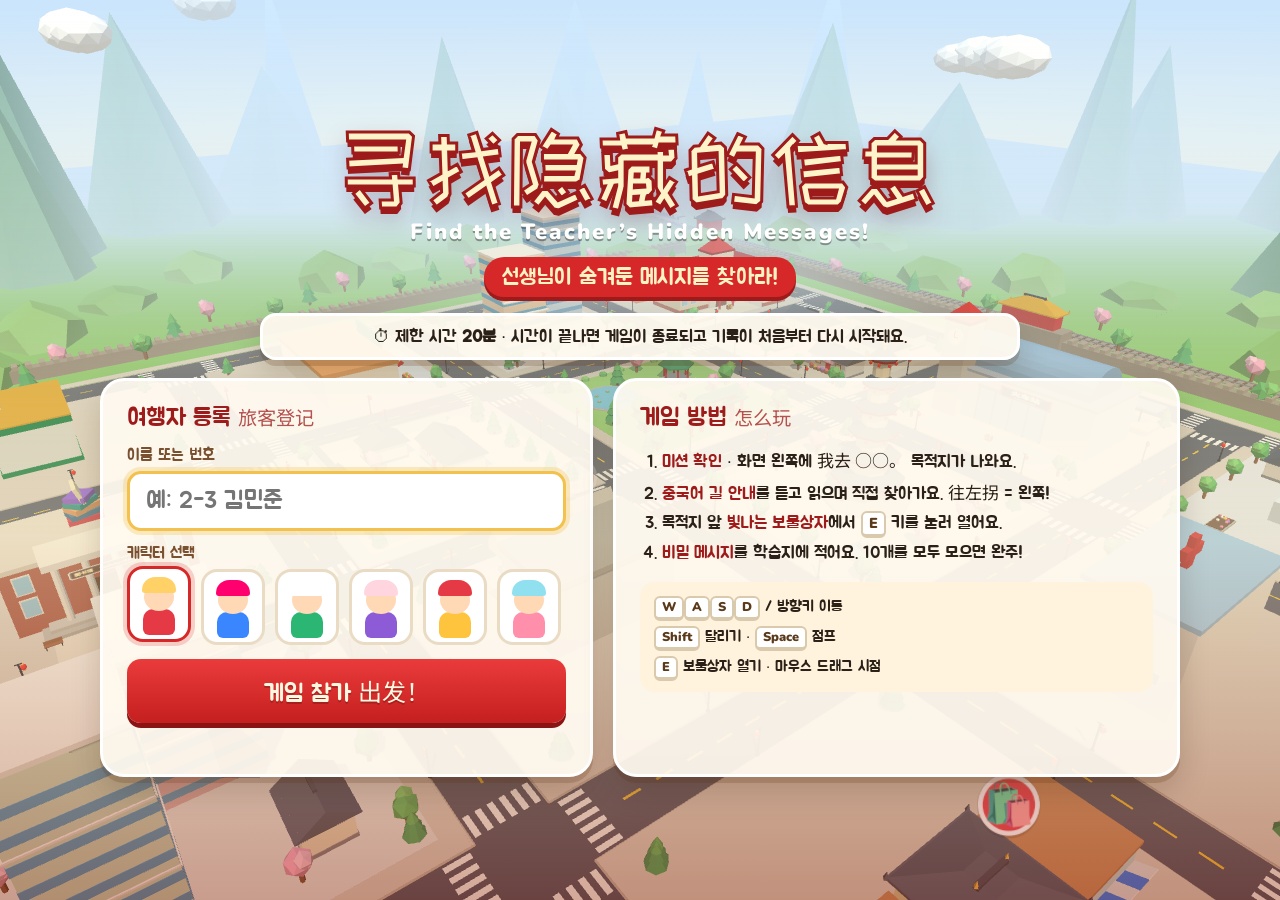
<file: index.html>
<!doctype html>
<html lang="ko">
<head>
<meta charset="utf-8">
<meta name="viewport" content="width=device-width, initial-scale=1, maximum-scale=1, user-scalable=no, viewport-fit=cover">
<meta name="mobile-web-app-capable" content="yes">
<meta name="apple-mobile-web-app-capable" content="yes">
<meta name="theme-color" content="#d62828">
<title>寻找隐藏的信息 · 선생님이 숨겨둔 메시지를 찾아라!</title>
<link rel="icon" href="data:image/svg+xml,<svg xmlns='http://www.w3.org/2000/svg' viewBox='0 0 100 100'><text y='.9em' font-size='90'>🏮</text></svg>">
<link rel="preconnect" href="https://fonts.googleapis.com">
<link rel="preconnect" href="https://fonts.gstatic.com" crossorigin>
<link href="https://fonts.googleapis.com/css2?family=Jua&family=Noto+Sans+SC:wght@500;700;900&family=ZCOOL+KuaiLe&family=Nunito:wght@700;900&display=swap" rel="stylesheet">
<link rel="preload" href="fonts/asia-pinyin.woff" as="font" type="font/woff" crossorigin>
<link rel="stylesheet" href="css/game.css">
<script type="importmap">{ "imports": { "three": "./vendor/three.module.min.js" } }</script>
</head>
<body>
<canvas id="scene"></canvas>

<!-- 로딩 -->
<div id="loading" class="screen">
  <div class="load-box">
    <div class="lantern-ico">🏮</div>
    <div class="load-title zh">寻找隐藏的信息</div>
    <div class="load-bar"><i id="load-fill"></i></div>
    <div id="load-msg" class="load-msg">도시를 짓는 중…</div>
  </div>
</div>

<!-- 오류 -->
<div id="fatal" class="screen hidden">
  <div class="card center-card">
    <div class="big-emoji">😵</div>
    <h2>앗, 문제가 생겼어요</h2>
    <p id="fatal-msg"></p>
    <button class="btn primary" onclick="location.reload()">다시 시도</button>
  </div>
</div>

<!-- 로비 -->
<div id="lobby" class="screen hidden">
  <div class="lobby-wrap">
    <div class="lobby-title">
      <div class="title-zh zh" id="lobby-title">寻找隐藏的信息</div>
      <div class="title-en">Find the Teacher’s Hidden Messages!</div>
      <div class="title-ko" id="lobby-subtitle">선생님이 숨겨둔 메시지를 찾아라!</div>
    </div>
    <div id="lobby-mode" class="lobby-mode hidden"></div>
    <div class="lobby-cards">
      <div class="card join-card">
        <h3>여행자 등록 <span class="zh small">旅客登记</span></h3>
        <label class="field-label" for="name-input">이름 또는 번호</label>
        <input id="name-input" maxlength="20" placeholder="예: 2-3 김민준" autocomplete="off">
        <label class="field-label">캐릭터 선택</label>
        <div id="outfits" class="outfits"></div>
        <button id="join-btn" class="btn primary big">게임 참가 <span class="zh">出发！</span></button>
        <div id="join-msg" class="join-msg"></div>
        <div id="welcome-back" class="welcome-back hidden"></div>
      </div>
      <div class="card howto-card">
        <h3>게임 방법 <span class="zh small">怎么玩</span></h3>
        <ol class="howto">
          <li><b>미션 확인</b> · 화면 왼쪽에 <span class="zh">我去 ○○。</span> 목적지가 나와요.</li>
          <li><b>중국어 길 안내</b>를 듣고 읽으며 직접 찾아가요. <span class="zh">往左拐</span> = 왼쪽!</li>
          <li>목적지 앞 <b>빛나는 보물상자</b>에서 <kbd>E</kbd> 키를 눌러 열어요.</li>
          <li><b>비밀 메시지</b>를 학습지에 적어요. 10개를 모두 모으면 완주!</li>
        </ol>
        <div class="keys only-desk">
          <div><kbd>W</kbd><kbd>A</kbd><kbd>S</kbd><kbd>D</kbd> / 방향키 이동</div>
          <div><kbd>Shift</kbd> 달리기 · <kbd>Space</kbd> 점프</div>
          <div><kbd>E</kbd> 보물상자 열기 · 마우스 드래그 시점</div>
        </div>
        <div class="keys only-touch">
          <div>🕹️ 왼쪽 아래 <b>조이스틱</b>으로 이동 (끝까지 밀면 달리기)</div>
          <div>👆 <b>점프</b> · <b>열기</b> 버튼 · 화면을 밀어서 시점 돌리기</div>
          <div>🤏 두 손가락으로 확대 · 축소 · 📱 가로 화면 추천</div>
        </div>
      </div>
    </div>
  </div>
</div>

<!-- 게임 HUD -->
<div id="hud" class="hidden">
  <div id="topbar">
    <div class="tb-title zh" id="hud-title">寻找隐藏的信息</div>
    <div class="tb-item"><span class="tb-label" id="hud-time-label">남은 시간</span><span id="hud-time" class="tb-val">--:--</span></div>
    <div class="tb-item"><span class="tb-label">비밀 메시지</span><span class="tb-val"><b id="hud-count">0</b>/10</span></div>
    <div class="tb-item mission-mini"><span class="tb-label">현재 미션</span><span id="hud-mission" class="tb-val zh">—</span></div>
    <div class="tb-btns">
      <button id="btn-collect" class="icon-btn only-compact" title="모은 메시지 보기">📜</button>
      <button id="btn-korean" class="icon-btn hidden" title="한국어 뜻 보기" aria-hidden="true" tabindex="-1">한</button>
      <button id="btn-settings" class="icon-btn" title="설정">⚙️</button>
    </div>
  </div>

  <div id="left">
    <div class="panel mission-card">
      <div class="mc-q"><span class="zh">你去哪儿？</span></div>
      <div class="mc-a">
        <span class="zh mc-wo">我去</span>
        <span id="mc-dest" class="zh mc-dest">—</span>
        <span class="zh mc-wo">。</span>
      </div>
      <div id="mc-py" class="pinyin">—</div>
      <div id="mc-ko" class="ko-line">—</div>
      <div class="mc-btns">
        <button id="btn-skip" class="btn small ghost hidden" aria-hidden="true" tabindex="-1">다른 목적지 ↻</button>
      </div>
    </div>
    <div class="panel guide-card">
      <div class="gc-head"><span class="gc-label">🧭 길 안내 <span class="zh small">指路</span></span><span id="gc-speaking" class="speaking"><i></i><i></i><i></i></span></div>
      <div id="gc-zh" class="zh gc-zh">欢迎来到中国城市！</div>
      <div id="gc-py" class="pinyin">Huānyíng láidào Zhōngguó chéngshì!</div>
      <div id="gc-ko" class="ko-line">중국 도시에 온 것을 환영합니다!</div>
      <div class="gc-btns">
        <button id="btn-replay" class="btn small">🔊 다시 듣기 <span class="zh">再听一遍</span></button>
      </div>
      <div id="gc-log" class="gc-log"></div>
    </div>
  </div>

  <div id="right">
    <div class="panel collect-card">
      <div class="cc-head zh">秘密消息收集情况</div>
      <div class="cc-progress"><i id="cc-fill"></i><span id="cc-pct">0%</span></div>
      <ol id="cc-list" class="cc-list"></ol>
      <div id="cc-approved" class="approved hidden">✅ 학습지 제출 승인 완료</div>
    </div>
  </div>

  <div id="bottom">
    <div class="ctl-hint"><kbd>WASD</kbd> 이동 · <kbd>Shift</kbd> 달리기 · <kbd>Space</kbd> 점프 · <kbd>E</kbd> 열기 · 🖱 드래그 시점 · 휠 줌</div>
    <div id="status" class="status">🚶 탐험 중</div>
  </div>

  <div id="touch-ctl" class="only-touch">
    <div id="joy" class="joy"><div id="joy-knob" class="joy-knob"></div></div>
    <button id="t-jump" class="t-btn jump">점프<small>跳</small></button>
    <button id="t-open" class="t-btn open">열기<small>打开</small></button>
  </div>
  <div id="prompt" class="prompt hidden"><kbd>E</kbd> <span class="zh">打开宝箱</span> 보물상자 열기</div>
  <div id="conn-badge" class="conn-badge hidden">⚠️ 인터넷 연결이 끊겼어요. 다시 연결하는 중…</div>
</div>

<!-- 메시지 획득 -->
<div id="msg-modal" class="modal hidden">
  <div class="msg-card">
    <div class="msg-rays"></div>
    <div class="msg-top zh">恭喜你，找到了！</div>
    <div class="msg-place"><span id="msg-icon"></span> <span id="msg-dest" class="zh"></span></div>
    <div class="msg-label">비밀 메시지 <b id="msg-num"></b></div>
    <div id="msg-text" class="msg-text zh"></div>
    <div id="msg-py" class="msg-py"></div>
    <div class="msg-note">✏️ 학습지에 기록하세요!</div>
    <button id="msg-ok" class="btn primary">확인 <span class="zh">好的</span> <kbd>Enter</kbd></button>
  </div>
</div>

<!-- 상태 오버레이 -->
<div id="overlay" class="modal hidden">
  <div class="card center-card">
    <div id="ov-emoji" class="big-emoji">⏳</div>
    <h2 id="ov-title"></h2>
    <p id="ov-text"></p>
    <div id="ov-extra"></div>
  </div>
</div>

<div id="countdown" class="countdown hidden"></div>

<!-- 완주 -->
<div id="finish" class="modal hidden">
  <div class="card finish-card">
    <div class="big-emoji">🏆</div>
    <div class="zh fin-1">恭喜你！任务完成！</div>
    <div class="zh fin-2">你成功找到了老师的全部秘密！</div>
    <div class="fin-record">기록 <b id="fin-time">--:--</b></div>
    <div id="fin-msgs" class="fin-msgs"></div>
    <div class="fin-note">✏️ 학습지에 모두 적었는지 확인하고 <b>선생님께 제출</b>하세요.</div>
    <div id="fin-approved" class="approved hidden">✅ 선생님이 학습지 제출을 승인했어요!</div>
    <button id="fin-close" class="btn ghost">도시 계속 구경하기</button>
  </div>
</div>

<!-- 설정 -->
<div id="settings" class="modal hidden">
  <div class="card settings-card">
    <h3>⚙️ 설정</h3>
    <label>🗣 중국어 음성 <input type="range" id="vol-voice" min="0" max="1" step="0.05"></label>
    <label>🎵 배경음악 <input type="range" id="vol-music" min="0" max="1" step="0.05"></label>
    <label>🔔 효과음 <input type="range" id="vol-sfx" min="0" max="1" step="0.05"></label>
    <label>🐢 말하기 속도 <input type="range" id="voice-rate" min="0.5" max="1.2" step="0.05"></label>
    <button id="btn-test-voice" class="btn small">🔊 음성 테스트</button>
    <div id="voice-info" class="voice-info"></div>
    <label class="row">🖥 그래픽 품질
      <select id="gfx"><option value="high">높음 (그림자)</option><option value="low">낮음 (빠름)</option></select>
    </label>
    <label class="row"><input type="checkbox" id="opt-pinyin"> 병음(Pinyin) 표시</label>
    <button id="btn-respawn" class="btn small ghost">🏠 출발 지점으로 돌아가기</button>
    <button id="btn-fullscreen" class="btn small ghost">⛶ 전체 화면</button>
    <button id="settings-close" class="btn primary">닫기</button>
  </div>
</div>

<div id="mode-badge" class="mode-badge hidden"></div>
<div id="toast" class="toast hidden"></div>
<div id="labels"></div>

<script type="module" src="js/game/main.js"></script>
</body>
</html>
</file>
<file: css/game.css>
/* 한어병음 전용 글꼴: Asia병음 (병음에 쓰는 글자만 추려서 넣음) */
@font-face { font-family: "AsiaPinyin"; src: url("../fonts/asia-pinyin.woff") format("woff"); font-display: swap; }
:root {
  --red: #d62828; --red-d: #9e1b1b; --gold: #f2c14e; --gold-l: #ffe08a; --cream: #fff8ec; --ink: #2b2118;
  --jade: #2bb673; --sky: #3a86ff; --panel: rgba(255, 250, 240, 0.93); --shadow: 0 6px 0 rgba(90, 40, 10, 0.18), 0 14px 30px rgba(40, 20, 0, 0.18);
  --py: "AsiaPinyin", "Nunito", "Noto Sans KR", sans-serif;
  --zh: "Noto Sans SC", "Microsoft YaHei", "PingFang SC", "Noto Sans CJK SC", "Noto Sans CJK TC", sans-serif;
  --ko: "Jua", "Malgun Gothic", "Apple SD Gothic Neo", sans-serif;
}
* { box-sizing: border-box; }
html, body { margin: 0; height: 100%; overflow: hidden; background: #bfe3ff; font-family: var(--ko); color: var(--ink); user-select: none; -webkit-user-select: none; }
canvas#scene { position: fixed; inset: 0; width: 100vw; height: 100vh; display: block; outline: none; }
.zh { font-family: var(--zh); }
.hidden { display: none !important; }
.small { font-size: 0.8em; opacity: 0.75; }
input, select, button { font-family: inherit; }
kbd { display: inline-block; min-width: 1.6em; padding: 1px 6px; border-radius: 6px; background: #fff; border: 2px solid #d9c9ad; border-bottom-width: 4px; font-family: "Nunito", sans-serif; font-weight: 900; font-size: 0.85em; color: #5a3a1a; text-align: center; line-height: 1.3; }

/* ---------- 버튼 ---------- */
.btn { border: 0; cursor: pointer; border-radius: 14px; padding: 10px 18px; font-size: 17px; background: #fff; color: var(--ink); box-shadow: 0 4px 0 #d8c7a8; transition: transform .08s, box-shadow .08s, filter .15s; }
.btn:hover { filter: brightness(1.05); transform: translateY(-1px); }
.btn:active { transform: translateY(3px); box-shadow: 0 1px 0 #d8c7a8; }
.btn:disabled { opacity: .5; cursor: default; transform: none; }
.btn.primary { background: linear-gradient(#ea3b3b, #c51f1f); color: #fff8e1; box-shadow: 0 5px 0 #8a1414; text-shadow: 0 2px 0 rgba(0,0,0,.2); }
.btn.primary:active { box-shadow: 0 2px 0 #8a1414; }
.btn.big { width: 100%; font-size: 24px; padding: 14px; margin-top: 14px; }
.btn.small { font-size: 14px; padding: 7px 12px; border-radius: 10px; }
.btn.ghost { background: transparent; box-shadow: none; border: 2px solid #d8c7a8; }
.icon-btn { width: 40px; height: 40px; border-radius: 12px; border: 0; background: #fff; box-shadow: 0 3px 0 #d8c7a8; font-size: 18px; cursor: pointer; font-family: var(--ko); }
.icon-btn.on { background: var(--gold); box-shadow: 0 3px 0 #b8892a; }

/* ---------- 카드 ---------- */
.card { background: var(--panel); border-radius: 24px; padding: 22px 24px; box-shadow: var(--shadow); border: 3px solid #fff; }
.card h3 { margin: 0 0 12px; font-size: 24px; color: var(--red-d); font-weight: normal; }
.center-card { max-width: 520px; text-align: center; }
.center-card h2 { font-weight: normal; margin: 6px 0 10px; color: var(--red-d); font-size: 28px; }
.center-card p { font-size: 18px; line-height: 1.6; margin: 0 0 14px; }
.big-emoji { font-size: 64px; line-height: 1; }
.big-zh { font-size: 34px; color: var(--red); }

/* ---------- 화면 ---------- */
.screen { position: fixed; inset: 0; display: flex; align-items: center; justify-content: center; z-index: 50; }
#loading { background: radial-gradient(circle at 50% 40%, #fff3d6, #f7c873 55%, #d9622b); }
.load-box { text-align: center; width: min(420px, 86vw); }
.lantern-ico { font-size: 80px; animation: sway 2s ease-in-out infinite; transform-origin: 50% 0; }
@keyframes sway { 50% { transform: rotate(8deg); } }
.load-title { font-size: 44px; font-weight: 900; color: var(--red-d); margin: 8px 0 18px; text-shadow: 0 3px 0 #fff3c4; }
.load-bar { height: 18px; background: rgba(255,255,255,.6); border-radius: 99px; overflow: hidden; border: 3px solid #fff; }
.load-bar i { display: block; height: 100%; width: 0; background: linear-gradient(90deg, var(--red), var(--gold)); transition: width .3s; }
.load-msg { margin-top: 12px; font-size: 18px; color: #6a3410; }
#fatal { background: rgba(60, 20, 10, .55); }

/* ---------- 로비 ---------- */
#lobby { background: linear-gradient(180deg, rgba(255,240,210,0) 0%, rgba(255,236,200,.35) 60%, rgba(160,40,20,.35) 100%); overflow: auto; align-items: flex-start; padding: 4vh 20px; }
.lobby-wrap { width: min(1080px, 100%); margin: auto; }
.lobby-title { text-align: center; margin-bottom: 22px; animation: drop .7s cubic-bezier(.2,1.4,.4,1); }
@keyframes drop { from { transform: translateY(-40px); opacity: 0; } }
.title-zh { font-family: "ZCOOL KuaiLe", var(--zh); font-size: clamp(46px, 7vw, 92px); color: #fff4c9; -webkit-text-stroke: 3px var(--red-d); text-shadow: 0 6px 0 var(--red-d), 0 12px 24px rgba(80,0,0,.35); letter-spacing: 4px; }
.title-en { font-family: "Nunito", sans-serif; font-weight: 900; color: #fff; font-size: 22px; text-shadow: 0 2px 0 rgba(0,0,0,.35); letter-spacing: 2px; margin-top: 4px; }
.title-ko { display: inline-block; margin-top: 10px; background: var(--red); color: #fff3c4; padding: 6px 18px; border-radius: 99px; font-size: 22px; box-shadow: 0 4px 0 var(--red-d); }
.lobby-cards { display: grid; grid-template-columns: 1fr 1.15fr; gap: 20px; }
.field-label { display: block; margin: 12px 0 6px; font-size: 16px; color: #7a5130; }
#name-input { width: 100%; font-size: 24px; padding: 12px 16px; border-radius: 14px; border: 3px solid #e6d3b3; background: #fff; outline: none; }
#name-input:focus { border-color: var(--gold); box-shadow: 0 0 0 4px rgba(242,193,78,.3); }
.outfits { display: flex; gap: 10px; flex-wrap: wrap; }
.outfit { width: 64px; height: 76px; border-radius: 16px; border: 3px solid #eadcc4; background: #fff; cursor: pointer; position: relative; padding: 0; }
.outfit.sel { border-color: var(--red); box-shadow: 0 0 0 4px rgba(214,40,40,.2); transform: translateY(-3px); }
.outfit i { position: absolute; left: 50%; transform: translateX(-50%); display: block; }
.o-hat { top: 8px; width: 34px; height: 16px; border-radius: 18px 18px 4px 4px; background: var(--h); z-index: 2; }
.o-face { top: 14px; width: 30px; height: 28px; border-radius: 50%; background: #ffd8b5; z-index: 1; }
.o-body { top: 40px; width: 32px; height: 26px; border-radius: 10px 10px 6px 6px; background: var(--c); }
.join-msg { margin-top: 10px; font-size: 16px; color: var(--red-d); min-height: 1.2em; line-height: 1.6; }
.welcome-back { margin-top: 10px; background: #e9f9ef; border-radius: 12px; padding: 8px 12px; color: #1f7a4a; }
.howto { margin: 0; padding-left: 22px; font-size: 17px; line-height: 1.75; }
.howto b { color: var(--red-d); font-weight: normal; }
.keys { margin-top: 14px; background: #fff3dd; border-radius: 14px; padding: 10px 14px; font-size: 15px; line-height: 2; }

/* ---------- HUD ---------- */
#hud { position: fixed; inset: 0; pointer-events: none; z-index: 10; }
#hud > * { pointer-events: auto; }
#topbar { position: absolute; top: 12px; left: 50%; transform: translateX(-50%); display: flex; align-items: center; gap: 8px; background: var(--panel); padding: 8px 10px 8px 18px; border-radius: 20px; box-shadow: var(--shadow); white-space: nowrap; }
.tb-title { font-family: "ZCOOL KuaiLe", var(--zh); font-size: 26px; color: var(--red); padding-right: 10px; border-right: 2px dashed #e6d3b3; }
.tb-item { display: flex; flex-direction: column; align-items: center; padding: 0 12px; border-right: 2px dashed #e6d3b3; }
.tb-label { font-size: 12px; color: #9a7650; }
.tb-val { font-size: 22px; font-family: "Nunito", var(--zh); font-weight: 900; }
.tb-val b { color: var(--red); }
#hud-time.low { color: var(--red); animation: blink 1s infinite; }
@keyframes blink { 50% { opacity: .4; } }
.mission-mini .tb-val { font-family: var(--zh); font-size: 20px; color: var(--red-d); }
.tb-btns { display: flex; gap: 6px; padding-left: 4px; }

#left { position: absolute; left: 16px; top: 90px; width: 330px; display: flex; flex-direction: column; gap: 12px; }
#right { position: absolute; right: 16px; top: 90px; width: 270px; }
.panel { background: var(--panel); border-radius: 22px; padding: 14px 18px; box-shadow: var(--shadow); border: 3px solid #fff; }
.mission-card { background: linear-gradient(160deg, #fff8ec 0%, #ffeccd 100%); border-color: #ffe2a8; position: relative; overflow: hidden; }
.mission-card::after { content: "任务"; position: absolute; right: -6px; top: -8px; font-family: var(--zh); font-weight: 900; font-size: 56px; color: rgba(214,40,40,.07); }
.mc-q { font-size: 18px; color: #8a5a2b; display: flex; flex-direction: column; }
.mc-q .zh { font-size: 24px; font-weight: 700; }
.mc-a { display: flex; align-items: baseline; gap: 6px; margin-top: 4px; }
.mc-wo { font-size: 30px; font-weight: 700; color: #6a3410; }
.mc-dest { font-size: 54px; font-weight: 900; color: var(--red); line-height: 1.1; text-shadow: 0 3px 0 #ffd88a; }
.pinyin { font-family: var(--py); font-weight: 400; color: #b07a3c; font-size: 17px; margin-top: 2px; }
.ko-line { display: none; color: #2a6fb0; font-size: 16px; margin-top: 3px; }
body.show-ko .ko-line { display: block; }
body.hide-py .pinyin { display: none; }
.mc-btns { margin-top: 8px; }
.mission-card.done .mc-wo { display: none; }
.mission-card.done .mc-dest { font-size: 40px; color: var(--jade); }
.guide-card { border-color: #cfe6ff; background: linear-gradient(160deg, #ffffff, #eef6ff); }
.guide-card.flash { animation: flash .6s; }
.guide-card.warn { border-color: #ffb3b3; background: linear-gradient(160deg, #fff, #ffecec); }
@keyframes flash { 0% { transform: scale(1.04); box-shadow: 0 0 0 6px rgba(58,134,255,.35), var(--shadow); } 100% { transform: scale(1); } }
.gc-head { display: flex; justify-content: space-between; align-items: center; font-size: 16px; color: #3a6ea8; margin-bottom: 4px; }
.gc-zh { font-size: 34px; font-weight: 900; color: #16365c; line-height: 1.25; word-break: keep-all; }
.speaking { display: inline-flex; gap: 3px; align-items: flex-end; height: 18px; opacity: 0; transition: opacity .2s; }
.speaking.on { opacity: 1; }
.speaking i { width: 4px; background: var(--sky); border-radius: 2px; animation: eq .6s ease-in-out infinite; height: 6px; }
.speaking i:nth-child(2) { animation-delay: .15s; } .speaking i:nth-child(3) { animation-delay: .3s; }
@keyframes eq { 50% { height: 18px; } }
.gc-btns { margin-top: 10px; }
.gc-log { margin-top: 8px; border-top: 2px dashed #dbe8f6; padding-top: 6px; font-size: 14px; color: #8aa0b8; }
.gc-log div:first-child { display: none; }

.collect-card .cc-head { font-size: 20px; font-weight: 900; color: var(--red-d); text-align: center; margin-bottom: 8px; }
.cc-progress { position: relative; height: 22px; background: #f1e3c8; border-radius: 99px; overflow: hidden; margin-bottom: 10px; }
.cc-progress i { position: absolute; inset: 0 auto 0 0; width: 0; background: linear-gradient(90deg, var(--gold), var(--red)); border-radius: 99px; transition: width .6s cubic-bezier(.2,1.4,.4,1); }
.cc-progress span { position: absolute; inset: 0; text-align: center; font: 900 14px/22px "Nunito", sans-serif; color: #5a2a0a; }
.cc-list { list-style: none; margin: 0; padding: 0; display: grid; gap: 4px; }
.cc-list li { display: grid; grid-template-columns: 24px 1fr auto 18px; align-items: center; gap: 6px; padding: 4px 8px; border-radius: 10px; background: #fff; font-size: 16px; }
.cc-list li.cur { outline: 3px solid var(--gold); }
.cc-list li.got { background: #eafaf0; }
.ci-n { font: 900 14px "Nunito", sans-serif; color: #b08a5a; text-align: center; }
.ci-place { color: #6a4a2a; }
.ci-msg { font-weight: 900; font-size: 22px; color: #c9b597; min-width: 30px; text-align: center; }
.got .ci-msg { color: var(--red); }
.ci-ok { color: var(--jade); font-weight: 900; }
.approved { margin-top: 10px; background: #e3f8ea; color: #1b7a45; border-radius: 12px; padding: 8px; text-align: center; }

#bottom { position: absolute; bottom: 12px; left: 50%; transform: translateX(-50%); display: flex; gap: 10px; align-items: center; }
.ctl-hint { background: rgba(255,255,255,.85); border-radius: 14px; padding: 6px 14px; font-size: 14px; color: #6a4a2a; box-shadow: 0 3px 0 rgba(0,0,0,.08); white-space: nowrap; }
.status { background: var(--ink); color: #fff3c4; padding: 7px 16px; border-radius: 14px; font-size: 16px; white-space: nowrap; }
.prompt { position: absolute; left: 50%; bottom: 76px; transform: translateX(-50%); background: linear-gradient(#ffe48a, #f2c14e); color: #5a2a0a; font-size: 24px; padding: 12px 24px; border-radius: 18px; box-shadow: 0 5px 0 #b8892a, 0 10px 30px rgba(0,0,0,.25); animation: bob 1s ease-in-out infinite; }
.prompt kbd { font-size: 22px; }
@keyframes bob { 50% { transform: translate(-50%, -6px); } }
.mode-badge { position: fixed; z-index: 55; left: 16px; bottom: 60px; max-width: 330px; background: #fff0c2; border: 2px solid #f2c14e; color: #6a4a00; border-radius: 12px; padding: 6px 10px; font-size: 13px; line-height: 1.4; }
.conn-badge { position: absolute; top: 80px; left: 50%; transform: translateX(-50%); background: #ffe0e0; color: #9e1b1b; padding: 8px 16px; border-radius: 12px; }

/* ---------- 모달 ---------- */
.modal { position: fixed; inset: 0; z-index: 30; display: flex; align-items: center; justify-content: center; background: rgba(30, 15, 5, .45); backdrop-filter: blur(2px); }
.msg-card { position: relative; width: min(460px, 90vw); text-align: center; background: linear-gradient(#fffaf0, #ffeccd); border-radius: 28px; padding: 26px 24px 22px; border: 4px solid var(--gold); box-shadow: 0 0 0 6px rgba(255,255,255,.6), 0 30px 60px rgba(0,0,0,.35); animation: popin .55s cubic-bezier(.2,1.6,.4,1); overflow: hidden; }
@keyframes popin { from { transform: scale(.3) rotate(-8deg); opacity: 0; } }
.msg-rays { position: absolute; inset: -50%; background: repeating-conic-gradient(rgba(242,193,78,.18) 0 10deg, transparent 10deg 20deg); animation: spin 14s linear infinite; z-index: 0; }
@keyframes spin { to { transform: rotate(360deg); } }
.msg-card > *:not(.msg-rays) { position: relative; z-index: 1; }
.msg-top { font-size: 30px; font-weight: 900; color: var(--red); }
.msg-place { font-size: 22px; color: #6a4a2a; margin-top: 4px; }
.msg-label { margin-top: 10px; font-size: 16px; color: #9a7650; }
.msg-text { font-size: 120px; font-weight: 900; color: var(--red-d); line-height: 1.15; margin: 4px 0 6px; text-shadow: 0 6px 0 #ffd88a; animation: grow .7s .2s cubic-bezier(.2,1.6,.4,1) both; word-break: break-all; }
@keyframes grow { from { transform: scale(0); } }
.msg-note { font-size: 18px; color: #2a6fb0; margin-bottom: 14px; }
.countdown { position: fixed; inset: 0; z-index: 40; display: flex; align-items: center; justify-content: center; font: 900 200px "Nunito", var(--zh); color: #fff4c9; -webkit-text-stroke: 6px var(--red-d); text-shadow: 0 10px 0 var(--red-d); pointer-events: none; }
.countdown.pop { animation: cd .8s ease-out; }
@keyframes cd { from { transform: scale(2.2); opacity: 0; } 30% { opacity: 1; } }
.finish-card { width: min(560px, 92vw); text-align: center; max-height: 92vh; overflow: auto; animation: popin .6s cubic-bezier(.2,1.6,.4,1); }
.fin-1 { font-size: 40px; font-weight: 900; color: var(--red); }
.fin-2 { font-size: 22px; font-weight: 700; color: #6a3410; margin-top: 2px; }
.fin-ko { color: #2a6fb0; margin: 6px 0 10px; font-size: 18px; }
.fin-record { font-size: 22px; } .fin-record b { font: 900 34px "Nunito", sans-serif; color: var(--red-d); }
.fin-msgs { display: grid; grid-template-columns: repeat(5, 1fr); gap: 6px; margin: 14px 0; }
.fm { background: #fff; border-radius: 12px; padding: 6px 4px; font-size: 13px; color: #8a6a4a; display: flex; flex-direction: column; }
.fm b { font-size: 26px; color: var(--red); }
.fin-note { font-size: 17px; margin-bottom: 12px; }
.settings-card { width: min(420px, 92vw); display: flex; flex-direction: column; gap: 12px; }
.settings-card label { display: flex; justify-content: space-between; align-items: center; gap: 12px; font-size: 17px; }
.settings-card input[type=range] { width: 180px; accent-color: var(--red); }
.settings-card select { font-size: 15px; padding: 4px 8px; border-radius: 8px; }
.voice-info { font-size: 14px; color: #6a4a2a; background: #fff3dd; padding: 8px 10px; border-radius: 10px; line-height: 1.5; }
.toast { position: fixed; top: 90px; left: 50%; transform: translateX(-50%); z-index: 45; background: var(--ink); color: #fff3c4; padding: 10px 18px; border-radius: 14px; font-size: 17px; box-shadow: var(--shadow); max-width: 80vw; text-align: center; }
.confetti { position: fixed; inset: 0; pointer-events: none; z-index: 60; overflow: hidden; }
.confetti i { position: absolute; top: -20px; width: 10px; height: 16px; border-radius: 2px; animation: fall linear forwards; }
@keyframes fall { to { top: 110vh; transform: rotate(720deg) translateX(60px); } }

@media (max-width: 1180px) {
  #left { width: 280px; } #right { width: 230px; }
  .mc-dest { font-size: 44px; } .gc-zh { font-size: 28px; }
  .ctl-hint { display: none; }
  .tb-title { font-size: 20px; }
}
@media (max-width: 860px) {
  .lobby-cards { grid-template-columns: 1fr; }
  .mission-mini { display: none; }
}

/* ======================================================================
   노트북 · 태블릿 · 휴대폰 공통
   ====================================================================== */
html, body { overscroll-behavior: none; -webkit-tap-highlight-color: transparent; }
canvas#scene { touch-action: none; }
button, .btn, .icon-btn, .outfit { touch-action: manipulation; }
.only-touch { display: none !important; }
body.touch .only-touch { display: block !important; }
body.touch .only-desk { display: none !important; }
.only-solo { display: none; }
body.solo .only-solo { display: inline; }
body.solo div.only-solo { display: block; }
.only-compact { display: none; }

.lobby-mode { max-width: 760px; margin: -6px auto 18px; background: rgba(255,250,240,.94); border: 3px solid #fff; border-radius: 16px; padding: 10px 16px; text-align: center; font-size: 17px; box-shadow: var(--shadow); }
.teacher-link { display: block; margin-top: 14px; text-align: right; color: #8a5a2b; text-decoration: none; font-size: 15px; }
.teacher-link b { color: var(--red-d); font-weight: normal; text-decoration: underline; }

/* 터치 조작 */
#touch-ctl { position: absolute; inset: auto 0 0 0; height: 0; pointer-events: none; }
.joy { position: fixed; left: calc(18px + env(safe-area-inset-left, 0px)); bottom: calc(18px + env(safe-area-inset-bottom, 0px)); width: 132px; height: 132px; border-radius: 50%;
  background: radial-gradient(circle, rgba(255,255,255,.35), rgba(255,255,255,.15)); border: 3px solid rgba(255,255,255,.85); box-shadow: 0 6px 20px rgba(0,0,0,.2); pointer-events: auto; touch-action: none; z-index: 12; }
.joy.on { background: radial-gradient(circle, rgba(255,240,200,.5), rgba(255,255,255,.2)); }
.joy-knob { position: absolute; left: 50%; top: 50%; width: 58px; height: 58px; margin: -29px 0 0 -29px; border-radius: 50%; background: linear-gradient(#fff, #f1e3c8); border: 3px solid #d8c7a8; box-shadow: 0 4px 0 #b9a27c; pointer-events: none; }
.t-btn { position: fixed; z-index: 12; pointer-events: auto; touch-action: none; border: 0; border-radius: 50%; font-family: var(--ko); color: #fff; display: flex; flex-direction: column; align-items: center; justify-content: center; line-height: 1.1; -webkit-user-select: none; user-select: none; }
.t-btn small { font-family: var(--zh); font-size: 12px; opacity: .85; }
.t-btn.jump { right: calc(22px + env(safe-area-inset-right, 0px)); bottom: calc(132px + env(safe-area-inset-bottom, 0px)); width: 70px; height: 70px; font-size: 17px; background: rgba(58,134,255,.85); box-shadow: 0 5px 0 #2a5fb8; }
.t-btn.open { right: calc(104px + env(safe-area-inset-right, 0px)); bottom: calc(26px + env(safe-area-inset-bottom, 0px)); width: 92px; height: 92px; font-size: 22px; background: rgba(150,130,100,.6); box-shadow: 0 5px 0 rgba(90,70,40,.6); }
.t-btn.open.ready { background: linear-gradient(#ffd75e, #f2a93b); color: #5a2a0a; box-shadow: 0 5px 0 #b8892a, 0 0 0 6px rgba(255,215,94,.4); animation: pulse 1s ease-in-out infinite; }
.t-btn.on { transform: translateY(3px); filter: brightness(1.1); }
@keyframes pulse { 50% { box-shadow: 0 5px 0 #b8892a, 0 0 0 14px rgba(255,215,94,0); } }
body.touch #bottom .ctl-hint { display: none; }
body.touch #bottom { bottom: calc(10px + env(safe-area-inset-bottom, 0px)); }
body.touch .prompt { bottom: calc(150px + env(safe-area-inset-bottom, 0px)); cursor: pointer; font-size: 20px; }
body.touch .mode-badge { bottom: auto; top: 80px; }

/* 기록 카드 */
.rc-box { margin: 12px auto 4px; max-width: 380px; background: #fff; border: 3px dashed var(--gold); border-radius: 16px; padding: 10px 16px; display: grid; gap: 4px; text-align: left; }
.rc-row { display: flex; justify-content: space-between; gap: 12px; font-size: 16px; }
.rc-row span { color: #9a7650; }
.rc-code { font: 900 22px "Nunito", monospace; letter-spacing: 3px; color: var(--red-d); }
.restart-box { border-top: 2px dashed #e6d3b3; padding-top: 10px; font-size: 14px; line-height: 1.5; }
.restart-box .row-btns { display: flex; gap: 8px; margin-top: 6px; }

/* 태블릿 (가로 1180 이하) */
@media (max-width: 1180px) {
  .gc-log { display: none; }
}

/* 좁은 화면 · 휴대폰 (세로) */
@media (max-width: 760px) {
  .only-compact { display: inline-block; }
  #topbar { top: calc(6px + env(safe-area-inset-top, 0px)); left: 6px; right: 6px; transform: none; padding: 5px 6px 5px 10px; gap: 4px; border-radius: 14px; justify-content: space-between; }
  .tb-title { display: none; }
  .tb-item { padding: 0 6px; }
  .tb-label { font-size: 10px; }
  .tb-val { font-size: 17px; }
  .icon-btn { width: 34px; height: 34px; font-size: 15px; border-radius: 10px; }
  #left { left: 6px; right: 6px; top: calc(58px + env(safe-area-inset-top, 0px)); width: auto; flex-direction: row; gap: 6px; }
  .panel { padding: 8px 10px; border-radius: 14px; border-width: 2px; }
  .mission-card { flex: 0 0 38%; min-width: 0; }
  .guide-card { flex: 1; min-width: 0; }
  .mission-card::after { display: none; }
  .mc-q { font-size: 12px; } .mc-q .zh { font-size: 14px; }
  .mc-wo { font-size: 16px; } .mc-dest { font-size: 26px; }
  .mc-btns { display: none; }
  .pinyin { font-size: 12px; } .ko-line { font-size: 12px; }
  .gc-head { font-size: 12px; margin: 0; }
  .gc-zh { font-size: 19px; }
  .gc-btns { margin-top: 4px; }
  .gc-btns .btn { font-size: 12px; padding: 4px 8px; }
  #right { display: none; }
  body.show-collect #right { display: block; position: fixed; left: 50%; top: 50%; transform: translate(-50%, -50%); width: min(320px, 90vw); z-index: 25; }
  body.show-collect #right::before { content: ""; position: fixed; inset: -100vh -100vw; background: rgba(30,15,5,.35); z-index: -1; }
  .status { font-size: 13px; padding: 5px 10px; }
  body.touch #bottom { left: auto; right: 8px; transform: none; bottom: auto; top: calc(178px + env(safe-area-inset-top, 0px)); }
  .joy { width: 116px; height: 116px; }
  .msg-text { font-size: 84px; }
  .fin-1 { font-size: 30px; } .fin-2 { font-size: 17px; }
  .fin-msgs { grid-template-columns: repeat(5, 1fr); gap: 4px; }
  .fm b { font-size: 20px; }
  .countdown { font-size: 140px; }
}

/* 휴대폰 · 작은 태블릿 (가로, 높이가 낮을 때) */
@media (max-height: 520px) {
  .only-compact { display: inline-block; }
  #topbar { top: calc(4px + env(safe-area-inset-top, 0px)); padding: 3px 6px 3px 10px; gap: 4px; }
  .tb-title { font-size: 17px; padding-right: 6px; }
  .tb-label { font-size: 10px; } .tb-val { font-size: 16px; }
  .mission-mini .tb-val { font-size: 15px; }
  .icon-btn { width: 32px; height: 32px; font-size: 14px; }
  #left { top: 52px; left: calc(8px + env(safe-area-inset-left, 0px)); width: 250px; gap: 6px; }
  .panel { padding: 7px 10px; border-radius: 14px; border-width: 2px; }
  .mission-card::after { display: none; }
  .mc-q { flex-direction: row; gap: 6px; font-size: 12px; } .mc-q .zh { font-size: 14px; }
  .mc-a { margin-top: 0; } .mc-wo { font-size: 18px; } .mc-dest { font-size: 30px; }
  .mc-btns { margin-top: 2px; } .mc-btns .btn { font-size: 12px; padding: 3px 8px; }
  .pinyin { font-size: 12px; } .ko-line { font-size: 12px; }
  .gc-head { font-size: 12px; } .gc-zh { font-size: 19px; }
  .gc-btns { margin-top: 3px; } .gc-btns .btn { font-size: 12px; padding: 4px 8px; }
  .gc-log { display: none; }
  #right { display: none; }
  body.show-collect #right { display: block; position: fixed; left: 50%; top: 50%; transform: translate(-50%, -50%); width: 300px; max-height: 92vh; overflow: auto; z-index: 25; }
  body.show-collect #right::before { content: ""; position: fixed; inset: -100vh -100vw; background: rgba(30,15,5,.35); z-index: -1; }
  .cc-list li { padding: 2px 8px; font-size: 14px; } .ci-msg { font-size: 18px; }
  #bottom { bottom: 6px; }
  body.touch #bottom { left: 50%; right: auto; transform: translateX(-50%); top: auto; bottom: calc(8px + env(safe-area-inset-bottom, 0px)); }
  .joy { width: 112px; height: 112px; left: calc(14px + env(safe-area-inset-left, 0px)); bottom: calc(12px + env(safe-area-inset-bottom, 0px)); }
  .t-btn.jump { width: 62px; height: 62px; bottom: calc(110px + env(safe-area-inset-bottom, 0px)); }
  .t-btn.open { width: 82px; height: 82px; bottom: calc(16px + env(safe-area-inset-bottom, 0px)); right: calc(92px + env(safe-area-inset-right, 0px)); }
  body.touch .prompt { bottom: calc(56px + env(safe-area-inset-bottom, 0px)); font-size: 17px; padding: 8px 16px; }
  .msg-card { padding: 14px 16px; } .msg-text { font-size: 72px; margin: 0; }
  .msg-top { font-size: 22px; } .msg-place { font-size: 17px; } .msg-note { font-size: 14px; margin-bottom: 8px; }
  .finish-card { padding: 14px 18px; } .big-emoji { font-size: 40px; }
  .fin-1 { font-size: 26px; } .fin-2 { font-size: 16px; } .fin-ko { margin: 2px 0 6px; font-size: 14px; }
  .fin-msgs { margin: 8px 0; } .fm b { font-size: 18px; }
  .countdown { font-size: 120px; }
  .lobby-title { margin-bottom: 10px; } .title-zh { font-size: 44px; }
}

/* 좁은 화면 보정: 목적지 글자가 줄바꿈되지 않게 */
.mc-a { flex-wrap: nowrap; white-space: nowrap; }
.gc-btns .btn { white-space: nowrap; }
@media (max-width: 760px) {
  .mission-card { flex: 0 0 auto; max-width: 46%; }
  .mc-dest { font-size: min(26px, 6.4vw); }
  .mc-wo { font-size: min(16px, 4vw); }
}
@media (max-height: 520px) {
  #left { flex-direction: row; align-items: flex-start; width: auto; right: calc(8px + env(safe-area-inset-right, 0px)); }
  .mission-card { flex: 0 0 auto; max-width: none; }
  .mc-dest { font-size: 28px; } .mc-wo { font-size: 17px; }
  .guide-card { flex: 0 1 340px; margin-left: auto; }
  .mc-q .ko-line { display: none !important; }
}
/* 태블릿: 오른쪽 목록이 점프·열기 버튼과 겹치지 않게 */
@media (min-height: 521px) and (min-width: 761px) {
  body.touch #right .collect-card { max-height: calc(100vh - 330px); overflow: auto; }
  body.touch .cc-list li { padding: 2px 8px; }
}
.reset-note { font-size: 15px; color: #8a6a4a; margin: 4px 0 12px; }
#overlay .center-card { max-height: 92vh; overflow: auto; }
/* 비밀 메시지 한어병음 */
.msg-py { font: 400 36px var(--py); color: #b07a3c; margin: -6px 0 10px; letter-spacing: 1px; }
.mpy { display: block; font: 400 13px var(--py); color: #b07a3c; line-height: 1.1; }
.ci-msg .mpy { font-size: 11px; }
.fm small.mpy { font-size: 13px; }
.ko-line, .fin-ko { display: none !important; }
@media (max-height: 520px) { .msg-py { font-size: 24px; margin-bottom: 6px; } }
</file>
